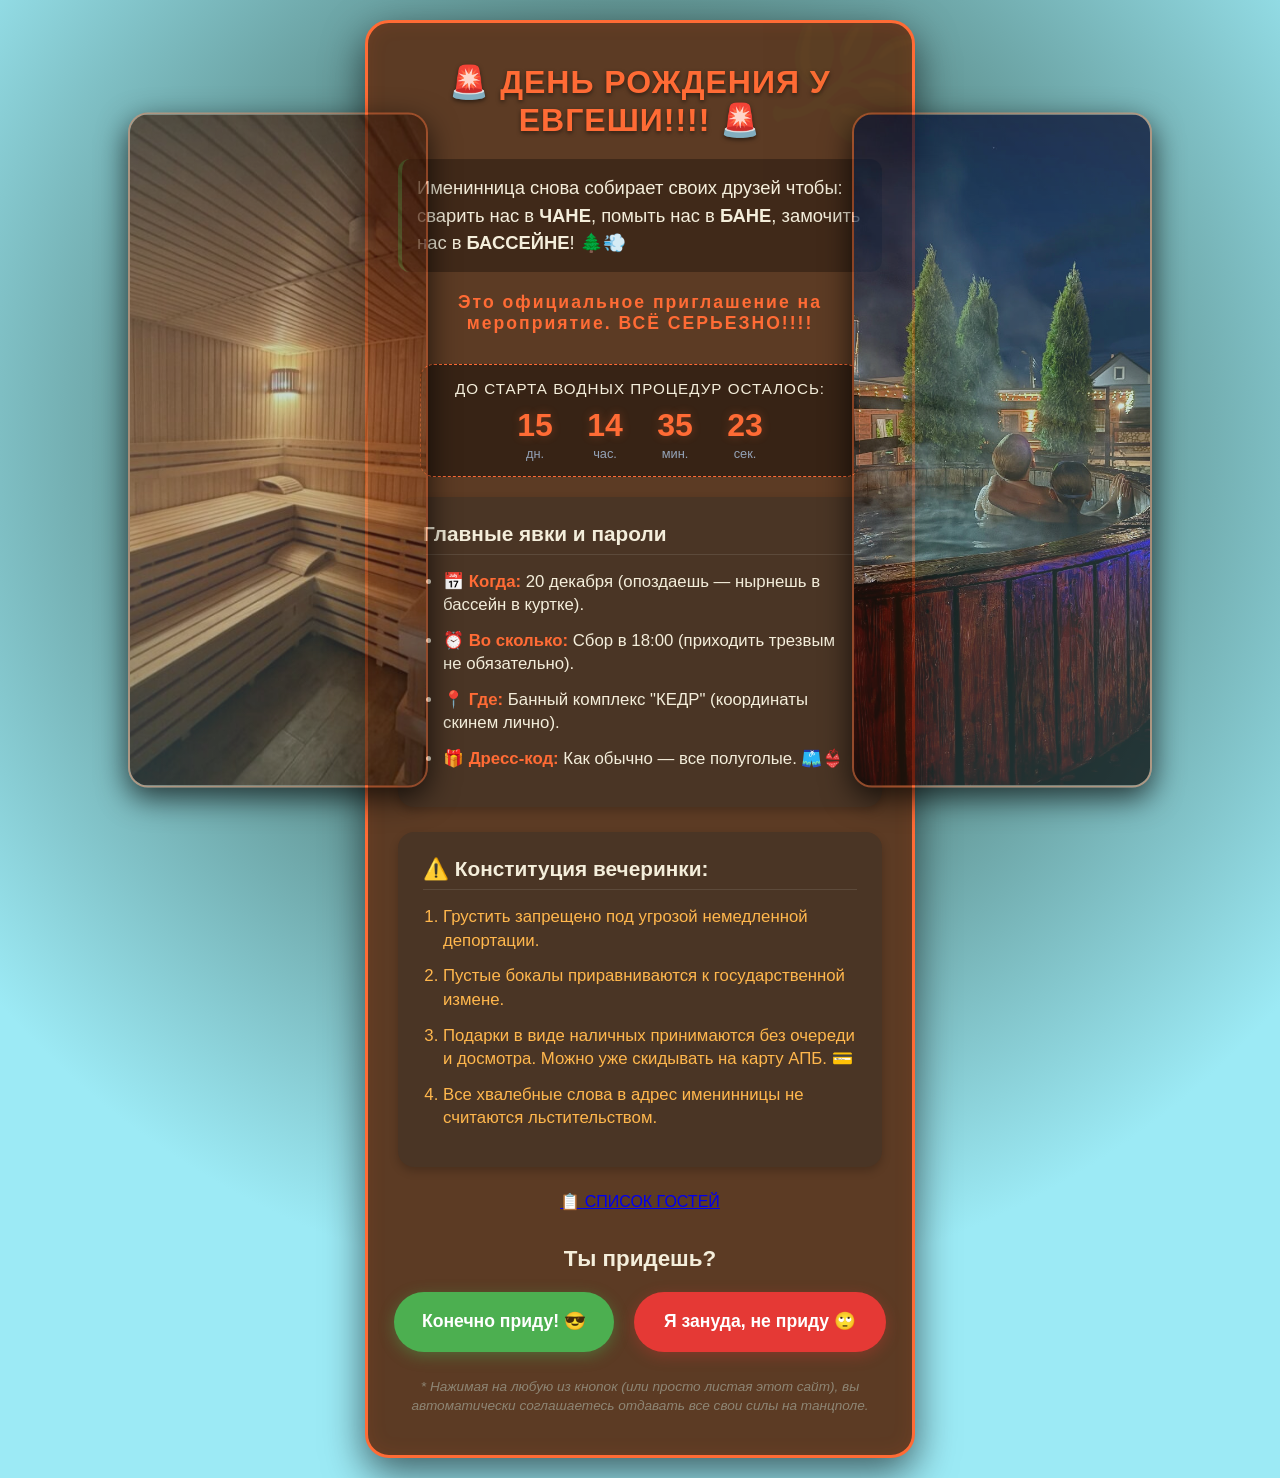
<file: index.html>
<!DOCTYPE html>
<html lang="ru">
<head>
    <meta charset="UTF-8">
    <meta name="viewport" content="width=device-width, initial-scale=1.0">
    <title>Приглашение на ДР Евгеши! 🌲</title>
    <!-- Подключаем внешние стили CSS -->
    <link rel="stylesheet" href="../DREvgesha/CSS/style.css">
</head>
<body>
<!-- 🔥 НОВЫЕ БОКОВЫЕ КАРТИНКИ ДЛЯ ПОЛНОТЫ ЭКРАНА 🔥 -->
    <div class="side-picture left-parilka">
        <img src="../DREvgesha/pictures/баня.jpg" alt="Парилка">
    </div>
    
    <div class="side-picture right-chan">
        <img src="../DREvgesha/pictures/чан.jpg" alt="Чан">
    </div>
    <main class="invitation-container">
        
        <header class="hero-section">
            <h1>🚨 ДЕНЬ РОЖДЕНИЯ у Евгеши!!!! 🚨</h1>
            <p class="subtitle">Именинница снова собирает своих друзей чтобы: сварить нас в <strong>ЧАНЕ</strong>, помыть нас в <strong>БАНЕ</strong>, замочить нас в <strong>БАССЕЙНЕ</strong>! 🌲💨</p>
            <p class="main-text">Это официальное приглашение на мероприятие. ВСЁ СЕРЬЕЗНО!!!!</p>
             <!-- 🔥 НОВЫЙ БЛОК: ТАЙМЕР ОТСЧЕТА ДНЕЙ 🔥 -->
    <div class="countdown-container">
    <p class="countdown-title">До старта водных процедур осталось:</p>
    <div class="countdown-timer">
        <div class="timer-item"><span id="days">00</span><small>дн.</small></div>
        <div class="timer-item"><span id="hours">00</span><small>час.</small></div>
        <div class="timer-item"><span id="minutes">00</span><small>мин.</small></div>
        <div class="timer-item"><span id="seconds">00</span><small>сек.</small></div>
    </div>
</div>
</header>
        </header>

        <section class="info-section">
            <h2>Главные явки и пароли</h2>
            <ul>
                <li><strong>📅 Когда:</strong> 20 декабря (опоздаешь — нырнешь в бассейн в куртке).</li>
                <li><strong>⏰ Во сколько:</strong> Сбор в 18:00 (приходить трезвым не обязательно).</li>
                <li><strong>📍 Где:</strong> Банный комплекс "КЕДР" (координаты скинем лично).</li>
                <li><strong>🎁 Дресс-код:</strong> Как обычно — все полуголые. 🩳👙</li>
            </ul>
        </section>

        <section class="rules-section">
            <h2>⚠️ Конституция вечеринки:</h2>
            <ol>
                <li>Грустить запрещено под угрозой немедленной депортации.</li>
                <li>Пустые бокалы приравниваются к государственной измене.</li>
                <li>Подарки в виде наличных принимаются без очереди и досмотра. Можно уже скидывать на карту АПБ. 💳</li>
                <li>Все хвалебные слова в адрес именинницы не считаются льстительством.</li>
            </ol>
        </section>
         <div class="guest-list-container">
            <a href="indexsg.html" class="guest-list-btn">📋 СПИСОК ГОСТЕЙ</a>
        </div>

        <footer class="action-section">
            <p class="question">Ты придешь?</p>
            
            <div class="buttons-group">
                <a href="https://t.me" target="_blank" class="btn btn-yes">Конечно приду! 😎</a>
                <button type="button" class="btn btn-no" id="run-btn">Я зануда, не приду 🙄</button>
            </div>

            <p class="disclaimer">
                * Нажимая на любую из кнопок (или просто листая этот сайт), вы автоматически соглашаетесь отдавать все свои силы на танцполе.
            </p>
        </footer>

    </main>

    <!-- Подключаем логику на JavaScript -->
    <script src="..//DREvgesha/scripts/script.js"></script>
</body>
</html>
</file>
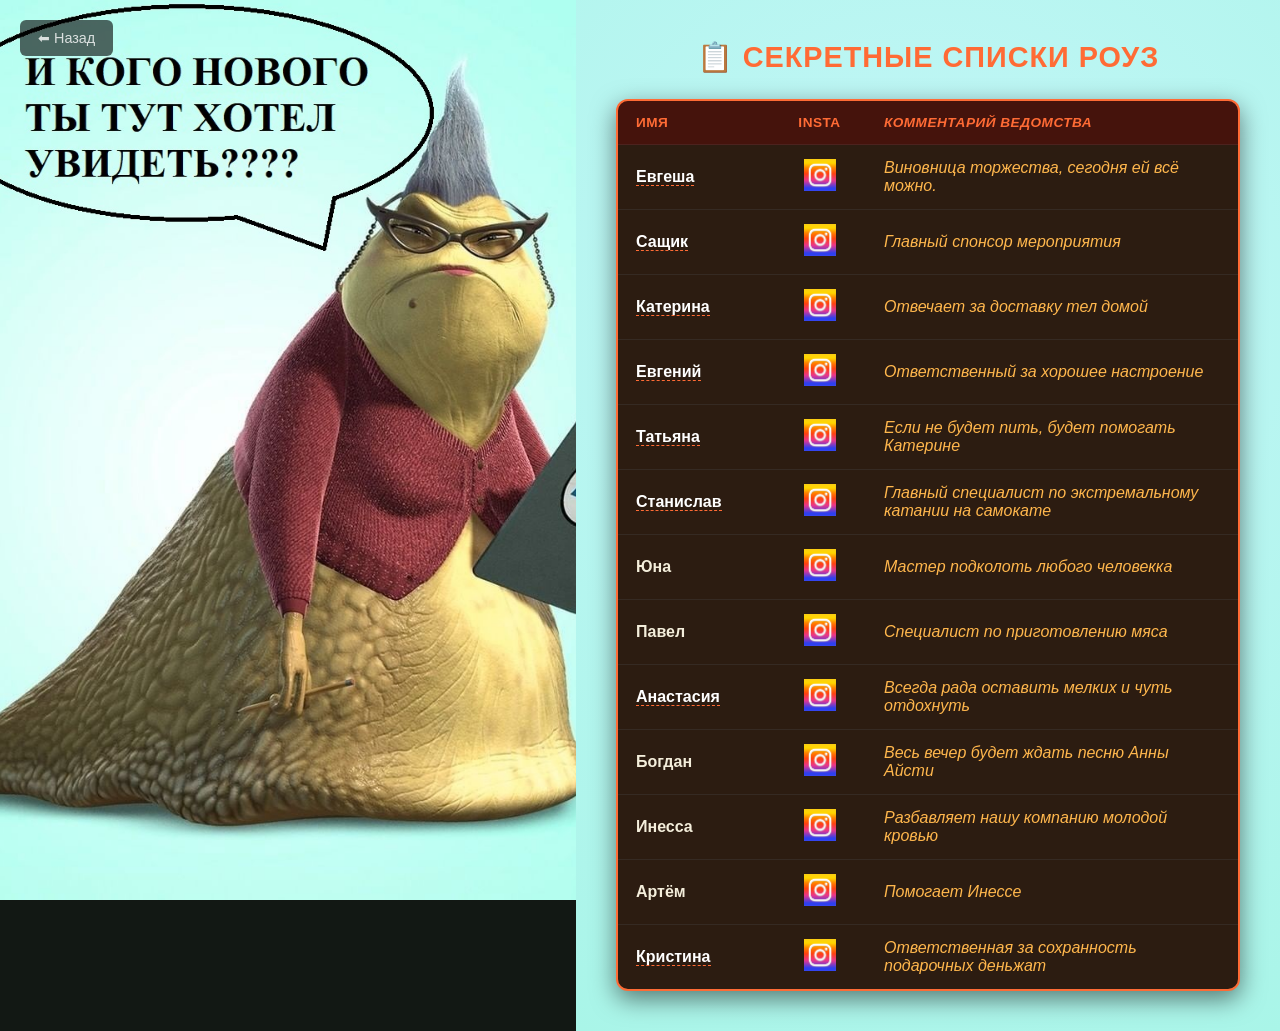
<file: indexsg.html>
<!DOCTYPE html>
<html lang="ru">
<head>
    <meta charset="UTF-8">
    <meta name="viewport" content="width=device-width, initial-scale=1.0">
    <title>Список гостей</title>
    <style>
        * {
            box-sizing: border-box;
            margin: 0;
            padding: 0;
        }

        body, html {
            width: 100%;
            height: 100%;
            background-color: #121814;
            font-family: 'Segoe UI', Roboto, sans-serif;
            color: #f4eedb;
        }

        /* Главный контейнер: делит экран на картинку и таблицу */
        .page-wrapper {
            display: flex;
            width: 100%;
            min-height: 100%;
        }

        /* Левая половина с Роуз */
        .left-side {
            width: 45%;
            height: 100vh;
            background: url('../DREvgesha/pictures/слизень.jpg') no-repeat center center;
            background-size: cover;
            position: sticky;
            top: 0;
        }

        /* Правая половина с таблицей */
        .right-side {
            width: 55%;
            padding: 40px;
            overflow-y: auto;
            background-image: radial-gradient(circle at 50% 30%, #c4f6f8 0%, #a9f5e8 100%);
        }

        /* Кнопка "Назад" поверх картинки */
        .back-btn {
            position: absolute;
            top: 20px;
            left: 20px;
            color: rgba(255, 255, 255, 0.8);
            text-decoration: none;
            font-size: 0.9rem;
            background: rgba(0, 0, 0, 0.6);
            padding: 10px 18px;
            border-radius: 6px;
            transition: all 0.2s ease;
            z-index: 10;
        }

        .back-btn:hover {
            background: rgba(0, 0, 0, 0.9);
            color: #ff6b35;
        }

        h2 {
            color: #ff6b35;
            margin-bottom: 25px;
            font-size: 1.8rem;
            text-transform: uppercase;
            letter-spacing: 1px;
            text-align: center;
        }

        /* Стилизация таблицы */
        .table-container {
            background-color: #2c1c11;
            border: 2px solid #ff6b35;
            border-radius: 12px;
            overflow: hidden;
            box-shadow: 0 8px 25px rgba(0,0,0,0.5);
        }

        .guest-table {
            width: 100%;
            border-collapse: collapse;
            text-align: left;
        }

        .guest-table th, .guest-table td {
            padding: 14px 18px;
            border-bottom: 1px solid rgba(155, 200, 236, 0.08);
            vertical-align: middle;
        }

        .guest-table th {
            background-color: rgba(107, 5, 5, 0.4);
            color: #ff6b35;
            font-weight: bold;
            text-transform: uppercase;
            font-size: 0.85rem;
            letter-spacing: 0.5px;
        }

        /* Ограничение ширины колонок */
        .col-name { width: 25%; }
        .col-insta { width: 15%; text-align: center; }
        .col-comment { width: 60%; color: #ffb74d; font-style: italic; }

        .guest-table th.col-insta {
            text-align: center;
        }

        .guest-table tr:last-child td {
            border-bottom: none;
        }

        .guest-table tr:hover {
            background-color: rgba(255, 255, 255, 0.03);
        }

        /* Стили контейнера для ссылки-иконки */
        .insta-icon-link {
            display: inline-flex;
            align-items: center;
            justify-content: center;
            text-decoration: none;
            transition: transform 0.2s;
        }

        /* Стили для вашей скачанной картинки-иконки */
        .insta-img-icon {
            width: 32px;  /* Задаем аккуратный фиксированный размер */
            height: 32px;
            object-fit: contain;
        }

        .insta-icon-link:hover {
            transform: scale(1.18) rotate(8deg); /* При наведении иконка увеличится и немного повернется */
        }
           /* 🔥 ЭФФЕКТ ВСПЛЫВАЮЩЕГО ФОТО ПРИ НАВЕДЕНИИ 🔥 */
        .photo-tooltip {
            position: relative;
            cursor: help;
            color: #fff;
            border-bottom: 1px dashed var(--accent-fire, #ff6b35);
        }

        /* Прячем всплывающее окно по умолчанию */
        .photo-tooltip .popup-photo {
            position: absolute;
            z-index: 100;
            left: 105%; /* Показываем чуть правее имени */
            top: 50%;
            transform: translateY(-50%) scale(0.8);
            width: 120px;  /* Размер всплывающего фото */
            height: 120px;
            object-fit: cover;
            border-radius: 12px;
            border: 3px solid #ff6b35;
            box-shadow: 0 5px 20px rgba(0,0,0,0.6);
            opacity: 0;
            pointer-events: none; /* Чтобы окно не мешало мышке */
            transition: opacity 0.3s ease, transform 0.3s ease;
        }

        /* Показываем фото при наведении */
        .photo-tooltip:hover .popup-photo {
            opacity: 1;
            transform: translateY(-50%) scale(1);
        }


        /* Адаптивность для мобильных */
        @media (max-width: 900px) {
            .page-wrapper {
                flex-direction: column;
            }
            .left-side {
                width: 100%;
                height: 35vh;
            }
            .right-side {
                width: 100%;
                padding: 20px 10px;
            }
            h2 {
                font-size: 1.3rem;
                margin-bottom: 15px;
            }
            .guest-table th, .guest-table td {
                padding: 10px 8px;
                font-size: 0.9rem;
            }
        }
    </style>
</head>
<body>

    <div class="page-wrapper">
        
        <!-- Левая сторона: Роуз -->
        <div class="left-side">
            <a href="index.html" class="back-btn">⬅ Назад</a>
        </div>

        <!-- Правая сторона: Таблица -->
        <div class="right-side">
            <h2>📋 Секретные списки Роуз</h2>
            
            <div class="table-container">
                <table class="guest-table">
                    <thead>
                        <tr>
                            <th class="col-name">Имя</th>
                            <th class="col-insta">Insta</th>
                            <th class="col-comment">Комментарий ведомства</th>
                        </tr>
                    </thead>
                    <tbody>
                        <!-- 1 -->
                        <tr>
                            <td class="col-name">
                                <span class="photo-tooltip">
                                    <strong>Евгеша</strong>
                                    <img src="../DREvgesha/pictures/Евгеша.jpg" class="popup-photo" alt="Евгеша">
                                </span>
                            </td>
                            <td class="col-insta">
                                <a href="https://instagram.com/evgeniiagaidar" target="_blank" class="insta-icon-link">
                                    <img src="../DREvgesha/pictures/instagram.png" alt="Instagram" class="insta-img-icon">
                                </a>
                            </td>
                            <td class="col-comment">Виновница торжества, сегодня ей всё можно.</td>
                        </tr>
                        <!-- 2 -->
                        <tr>
                            <td class="col-name">
                                <span class="photo-tooltip">
                                    <strong>Сащик</strong>
                                    <img src="../DREvgesha/pictures/Сащик.jpg" class="popup-photo" alt="Сащик">
                                </span>
                            </td>
                            <td class="col-insta">
                                <a href="https://instagram.com/das.dyachenko" target="_blank" class="insta-icon-link">
                                    <img src="../DREvgesha/pictures/instagram.png" alt="Instagram" class="insta-img-icon">
                                </a>
                            </td>
                            <td class="col-comment">Главный спонсор мероприятия</td>
                        </tr>
                        <!-- 3 -->
                        <tr>
                            <td class="col-name">
                                <span class="photo-tooltip">
                                    <strong>Катерина</strong>
                                    <img src="../DREvgesha/pictures/Катерина.jpg" class="popup-photo" alt="Катерина">
                                </span>
                            </td>
                            <td class="col-insta">
                                <a href="https://instagram.com/katerinanikolaeva.a" target="_blank" class="insta-icon-link">
                                    <img src="../DREvgesha/pictures/instagram.png" alt="Instagram" class="insta-img-icon">
                                </a>
                            </td>
                            <td class="col-comment">Отвечает за доставку тел домой</td>
                        </tr>
                        <!-- 4 -->
                        <tr>
                            <td class="col-name">
                                <span class="photo-tooltip">
                                    <strong>Евгений</strong>
                                    <img src="../DREvgesha/pictures/Евгений.jpg" class="popup-photo" alt="Евгений">
                                </span>
                            </td>
                            <td class="col-insta">
                                <a href="https://instagram.com/evgheniynikolaev" target="_blank" class="insta-icon-link">
                                    <img src="../DREvgesha/pictures/instagram.png" alt="Instagram" class="insta-img-icon">
                                </a>
                            </td>
                            <td class="col-comment">Ответственный за хорошее настроение</td>
                        </tr>
                        <!-- 5 -->
                        <tr>
                            <td class="col-name">
                                <span class="photo-tooltip">
                                    <strong>Татьяна</strong>
                                    <img src="../DREvgesha/pictures/Таня.jpg" class="popup-photo" alt="Таня">
                                </span>
                            </td>
                            <td class="col-insta">
                                <a href="https://instagram.com/sosnovskaia_podolog" target="_blank" class="insta-icon-link">
                                    <img src="../DREvgesha/pictures/instagram.png" alt="Instagram" class="insta-img-icon">
                                </a>
                            </td>
                            <td class="col-comment">Если не будет пить, будет помогать Катерине</td>
                        </tr>
                        <!-- 6 -->
                        <tr>
                            <td class="col-name">
                                <span class="photo-tooltip">
                                    <strong>Станислав</strong>
                                    <img src="../DREvgesha/pictures/Стас.jpg" class="popup-photo" alt="Стас">
                                </span>
                            </td>
                            <td class="col-insta">
                                <a href="https://instagram.com/stas_sosnovskii" target="_blank" class="insta-icon-link">
                                    <img src="../DREvgesha/pictures/instagram.png" alt="Instagram" class="insta-img-icon">
                                </a>
                            </td>
                            <td class="col-comment">Главный специалист по экстремальному катании на самокате</td>
                        </tr>
                        <!-- 7 -->
                        <tr>
                            <td class="col-name"><strong>Юна</strong></td>
                            <td class="col-insta">
                                <a href="https://instagram.com/luuna.jewellery" target="_blank" class="insta-icon-link">
                                    <img src="../DREvgesha/pictures/instagram.png" alt="Instagram" class="insta-img-icon">
                                </a>
                            </td>
                            <td class="col-comment">Мастер подколоть любого человекка</td>
                        </tr>
                        <!-- 8 -->
                        <tr>
                            <td class="col-name"><strong>Павел</strong></td>
                            <td class="col-insta">
                                <a href="https://instagram.com" target="_blank" class="insta-icon-link">
                                    <img src="../DREvgesha/pictures/instagram.png" alt="Instagram" class="insta-img-icon">
                                </a>
                            </td>
                            <td class="col-comment">Специалист по приготовлению мяса</td>
                        </tr>
                        <!-- 9 -->
                        <tr>
                            <td class="col-name">
                                <span class="photo-tooltip">
                                    <strong>Анастасия</strong>
                                    <img src="../DREvgesha/pictures/Настя.jpg" class="popup-photo" alt="Анастасия">
                                </span>
                            </td>
                            <td class="col-insta">
                                <a href="https://instagram.com/nikolaeva199594" target="_blank" class="insta-icon-link">
                                    <img src="../DREvgesha/pictures/instagram.png" alt="Instagram" class="insta-img-icon">
                                </a>
                            </td>
                            <td class="col-comment">Всегда рада оставить мелких и чуть отдохнуть</td>
                        </tr>
                        <!-- 10 -->
                        <tr>
                            <td class="col-name"><strong>Богдан</strong></td>
                            <td class="col-insta">
                                <a href="https://instagram.com" target="_blank" class="insta-icon-link">
                                    <img src="../DREvgesha/pictures/instagram.png" alt="Instagram" class="insta-img-icon">
                                </a>
                            </td>
                            <td class="col-comment">Весь вечер будет ждать песню Анны Айсти</td>
                        </tr>
                        <!-- 11 -->
                        <tr>
                            <td class="col-name"><strong>Инесса</strong></td>
                            <td class="col-insta">
                                <a href="https://instagram.com" target="_blank" class="insta-icon-link">
                                    <img src="../DREvgesha/pictures/instagram.png" alt="Instagram" class="insta-img-icon">
                                </a>
                            </td>
                            <td class="col-comment">Разбавляет нашу компанию молодой кровью</td>
                        </tr>
                        <!-- 12 -->
                        <tr>
                            <td class="col-name"><strong>Артём</strong></td>
                            <td class="col-insta">
                                <a href="https://instagram.com" target="_blank" class="insta-icon-link">
                                    <img src="../DREvgesha/pictures/instagram.png" alt="Instagram" class="insta-img-icon">
                                </a>
                            </td>
                            <td class="col-comment">Помогает Инессе</td>
                        </tr>
                        <!-- 13 -->
                        <tr>
                            <td class="col-name">
                                <span class="photo-tooltip">
                                    <strong>Кристина</strong>
                                    <img src="../DREvgesha/pictures/Крис.jpg" class="popup-photo" alt="Кристина">
                                </span>
                            </td>
                            <td class="col-insta">
                                <a href="https://instagram.com/kris_stoianova" target="_blank" class="insta-icon-link">
                                    <img src="../DREvgesha/pictures/instagram.png" alt="Instagram" class="insta-img-icon">
                                </a>
                            </td>
                            <td class="col-comment">Ответственная за сохранность подарочных деньжат</td>
                        </tr>
</file>
<file: DREvgesha/CSS/style.css>
/* Базовые настройки и цветовая палитра "Баня-Кедр" */
:root {
    --bg-dark: #9ceaf5;       /* Почти черный с зеленым отливом */
    --wood-dark: #5c3b24;     /* Темное дерево */
    --wood-light: #4a3525;    /* Светлое дерево для блоков */
    --accent-fire: #ff6b35;   /* Огненный оранжевый для акцентов */
    --accent-leaf: #4caf50;   /* Банный веник (зеленый) */
    --text-light: #f4eedb;    /* Мягкий светлый текст */
}

* {
    box-sizing: border-box;
    margin: 0;
    padding: 0;
}

body {
    font-family: 'Segoe UI', Roboto, Helvetica, Arial, sans-serif;
    background-color: var(--bg-dark);
    color: var(--text-light);
    min-height: 100vh;
    display: flex;
    justify-content: center;
    align-items: center;
    padding: 20px;
    background-image: radial-gradient(circle at 50% 30%, #23392b 0%, var(--bg-dark) 70%);
}

/* Главный контейнер-карточка */
.invitation-container {
    background-color: var(--wood-dark);
    border: 3px solid var(--accent-fire);
    border-radius: 24px;
    padding: 40px 30px;
    max-width: 550px;
    width: 100%;
    box-shadow: 0 15px 40px rgba(0, 0, 0, 0.6), inset 0 0 20px rgba(255, 107, 53, 0.1);
    text-align: center;
    position: relative;
    overflow: hidden;
}

.invitation-container::before {
    content: "🌿";
    position: absolute;
    font-size: 8rem;
    opacity: 0.04;
    top: -20px;
    right: -20px;
    transform: rotate(25deg);
}

/* Шапка сайта */
.hero-section h1 {
    color: var(--accent-fire);
    font-size: 2rem;
    margin-bottom: 20px;
    text-shadow: 0 2px 4px rgba(0,0,0,0.5);
    text-transform: uppercase;
    letter-spacing: 1px;
}

.subtitle {
    font-size: 1.15rem;
    line-height: 1.5;
    background: rgba(0, 0, 0, 0.3);
    padding: 15px;
    border-radius: 12px;
    border-left: 4px solid var(--accent-leaf);
    margin-bottom: 20px;
    text-align: left;
}

.main-text {
    font-weight: bold;
    font-size: 1.1rem;
    color: var(--accent-fire);
    margin-bottom: 30px;
    letter-spacing: 2px;
}

/* Стилизация блоков информации и правил */
.info-section, .rules-section {
    background-color: var(--wood-light);
    border-radius: 16px;
    padding: 25px;
    margin-bottom: 25px;
    text-align: left;
    box-shadow: 0 4px 10px rgba(0,0,0,0.2);
}

.info-section h2, .rules-section h2 {
    font-size: 1.3rem;
    margin-bottom: 15px;
    color: var(--text-light);
    border-bottom: 1px solid rgba(255,255,255,0.1);
    padding-bottom: 8px;
}

ul, ol {
    padding-left: 20px;
}

li {
    margin-bottom: 12px;
    line-height: 1.4;
    font-size: 1.05rem;
}

.info-section li strong {
    color: var(--accent-fire);
}

.rules-section li {
    color: #ffb74d;
}

/* Интерактивная зона и кнопки */
.action-section {
    margin-top: 35px;
}

.question {
    font-size: 1.4rem;
    font-weight: bold;
    margin-bottom: 20px;
}

.buttons-group {
    display: flex;
    justify-content: center;
    gap: 20px;
    margin-bottom: 25px;
    min-height: 60px;
    position: relative;
}

.btn {
    display: inline-flex;
    align-items: center;
    justify-content: center;
    padding: 15px 30px;
    font-size: 1.1rem;
    font-weight: bold;
    border-radius: 50px;
    text-decoration: none;
    cursor: pointer;
    transition: transform 0.2s, background-color 0.2s;
    border: none;
    white-space: nowrap;
}

.btn-yes {
    background-color: var(--accent-leaf);
    color: #fff;
    box-shadow: 0 4px 15px rgba(76, 175, 80, 0.4);
    flex: 1;
    max-width: 220px;
}

.btn-yes:hover {
    background-color: #43a047;
    transform: scale(1.05);
}

.btn-no {
    background-color: #e53935;
    color: #fff;
    box-shadow: 0 4px 15px rgba(229, 57, 53, 0.3);
    z-index: 10;
}

/* Класс, который JS добавляет кнопке при побеге */
.btn-no.running {
    position: fixed;
    transition: all 0.1s ease;
    box-shadow: 0 10px 25px rgba(0,0,0,0.5);
}

.disclaimer {
    font-size: 0.85rem;
    color: #8d8574;
    line-height: 1.4;
    margin-top: 20px;
    font-style: italic;
}

/* Адаптивность для маленьких экранов */
@media (max-width: 480px) {
    .invitation-container {
        padding: 25px 15px;
    }
    .hero-section h1 {
        font-size: 1.6rem;
    }
    .buttons-group {
        flex-direction: column;
        align-items: center;
        gap: 15px;
    }
    .btn {
        width: 100%;
        max-width: none;
    }
    /* Стили для ссылки "Список гостей" */
.guest-list-container {
    margin: 20px 0 30px;
    text-align: center;
}

.guest-list-btn {
    display: inline-block;
    color: var(--accent-fire);
    text-decoration: none;
    font-size: 1.1rem;
    font-weight: bold;
    letter-spacing: 1px;
    padding: 10px 20px;
    border: 1px dashed var(--accent-fire);
    border-radius: 8px;
    background-color: rgba(0, 0, 0, 0.2);
    transition: all 0.3s ease;
}

.guest-list-btn:hover {
    background-color: var(--accent-fire);
    color: var(--wood-dark);
    border-style: solid;
    box-shadow: 0 0 15px rgba(255, 107, 53, 0.3);
    transform: translateY(-2px);
}

}
/* --- СТИЛИ ДЛЯ ТАЙМЕРА С СЕКУНДАМИ --- */
.countdown-container {
    background: rgba(0, 0, 0, 0.4);
    border: 1px dashed var(--accent-fire);
    border-radius: 14px;
    padding: 15px;
    margin: 20px auto;
    max-width: 440px; /* Немного расширили для секунд */
}

.countdown-title {
    font-size: 0.95rem;
    color: var(--text-light);
    margin-bottom: 10px;
    text-transform: uppercase;
    letter-spacing: 1px;
}

.countdown-timer {
    display: flex;
    justify-content: center;
    gap: 15px; /* Слегка уменьшили зазор */
}

.timer-item {
    display: flex;
    flex-direction: column;
    align-items: center;
    min-width: 55px; /* Слегка уменьшили ширину */
}

.timer-item span {
    font-size: 2rem;
    font-weight: bold;
    color: var(--accent-fire);
    text-shadow: 0 0 10px rgba(255, 107, 53, 0.3);
}

.timer-item small {
    font-size: 0.8rem;
    color: var(--text-muted, #94a3b8);
    margin-top: 2px;
}

/* --- СТИЛИ ДЛЯ БОКОВЫХ ФОТО (ЧАН И ПАРИЛКА) --- */

/* Общие стили для боковых контейнеров */
.side-picture {
    position: fixed;
    top: 50%;
    transform: translateY(-50%);
    width: 29%;          /* Картинки займут по 22% ширины экрана */
    max-width: 300px;
    height: 75vh;        /* Высота картинок */
    border-radius: 20px;
    overflow: hidden;
    border: 2px solid rgba(255, 107, 53, 0.4); /* Тонкая огненная рамка */
    box-shadow: 0 10px 30px rgba(0, 0, 0, 0.7);
    z-index: 1;          /* Уводим на задний план, чтобы карточка была сверху */
    pointer-events: none; /* Чтобы картинки не мешали кликать по экрану */
}

/* Настройка самих изображений внутри контейнеров */
.side-picture img {
    width: 100%;
    height: 100%;
    object-fit: cover;    /* Растягивает фото без искажения пропорций */
    opacity: 0.7;         /* Делаем их чуть приглушенными, чтобы не отвлекали */
}

/* Позиция для парилки (слева) */
.left-parilka {
    left: 10%;
}

/* Позиция для чана (справа) */
.right-chan {
    right: 10%;
}

/* Отключаем картинки на планшетах и телефонах, так как там мало места */
@media (max-width: 1200px) {
    .side-picture {
        display: none;
    }
}
</file>
